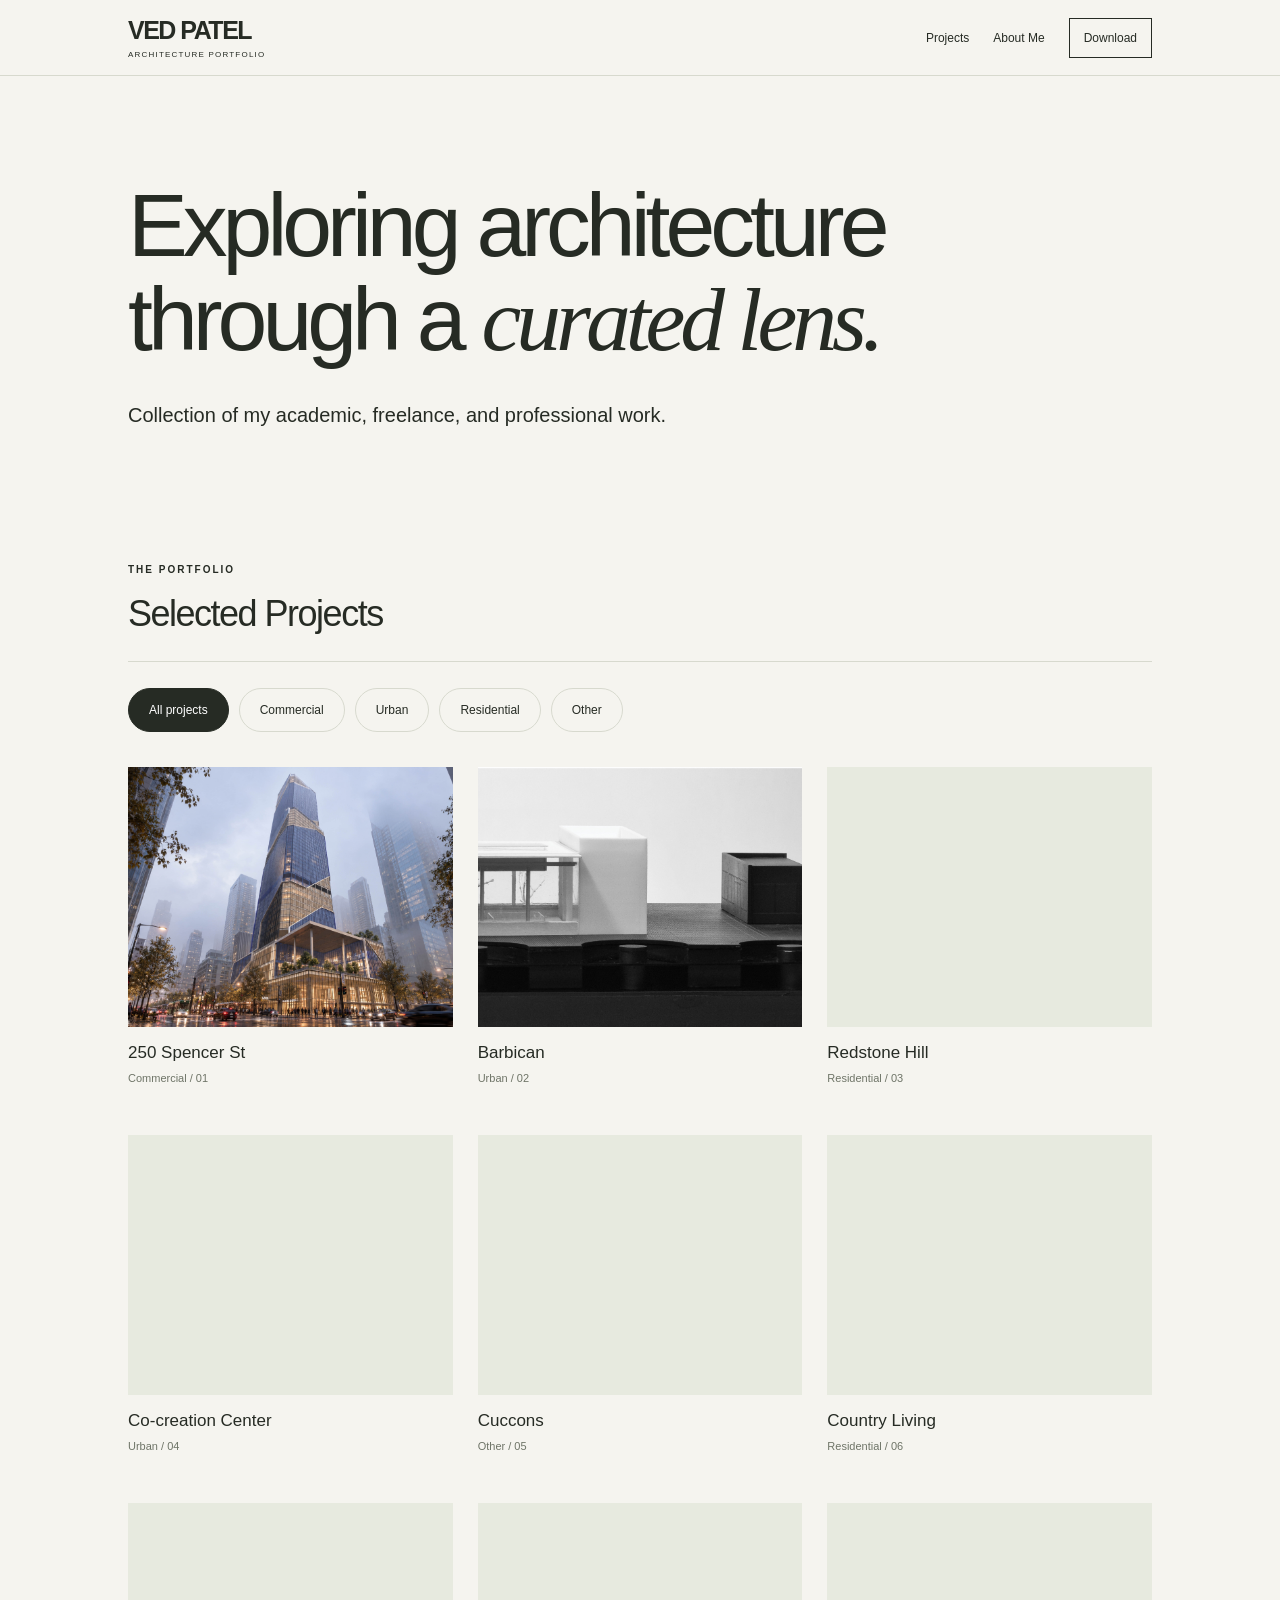
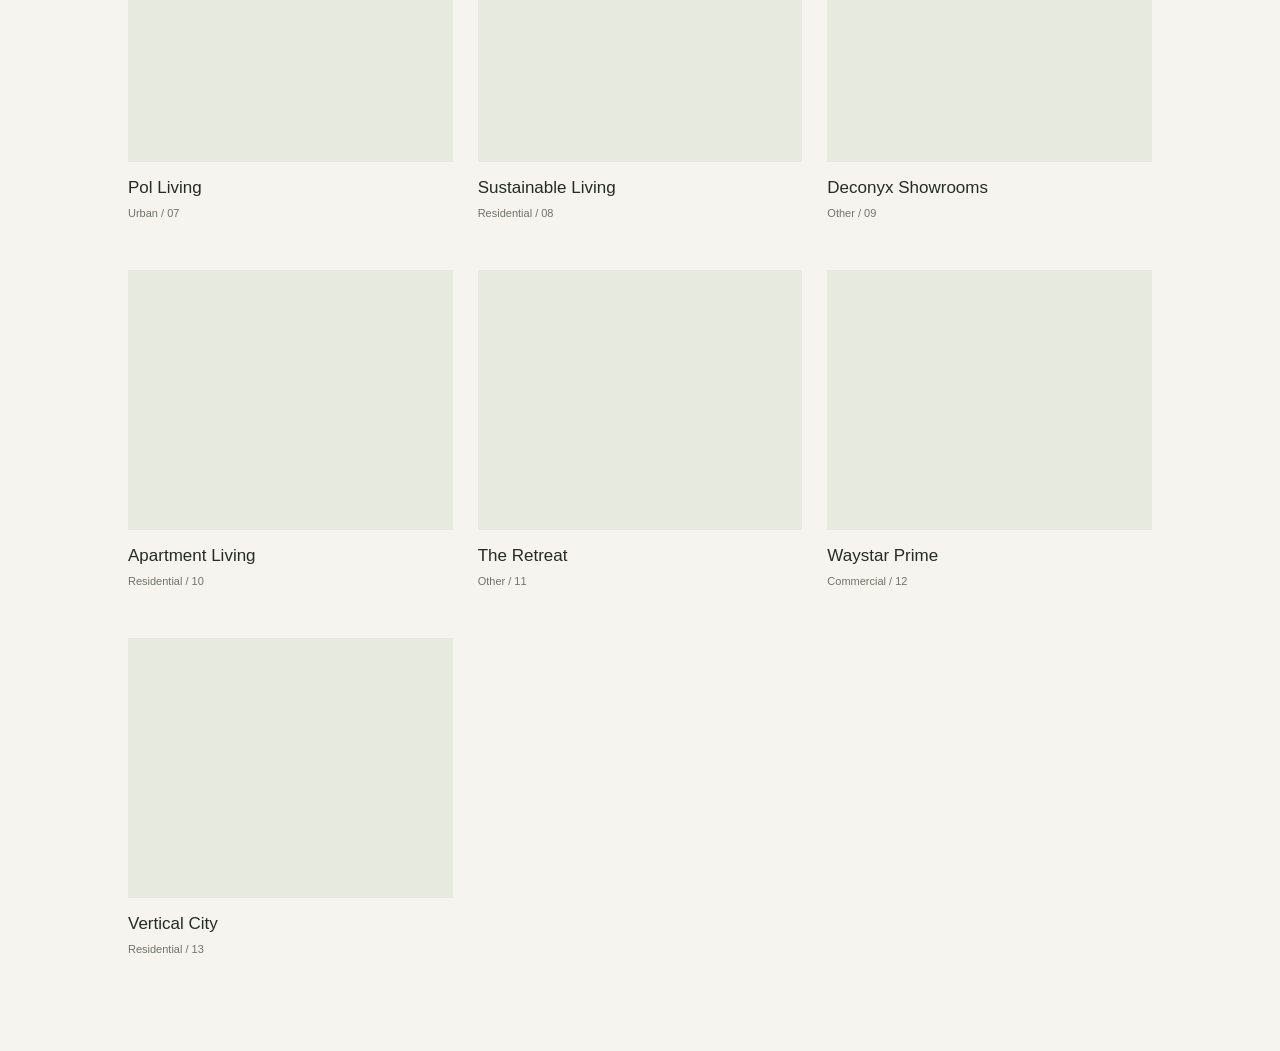
<file: index.html>
<!doctype html>
<html lang="en">
  <head>
    <meta charset="utf-8" />
    <meta name="viewport" content="width=device-width,initial-scale=1" />
    <meta
      name="description"
      content="A selection of architectural explorations in space, light and material."
    />
    <title>Ved Patel | Architecture Portfolio</title>
    <link rel="stylesheet" href="assets/css/style.css" />
  </head>
  <body>
    <a class="skip" href="#projects">Skip to projects</a>
    <header>
      <a class="brand" href="#home">VED PATEL<span > ARCHITECTURE PORTFOLIO</span></a
      ><button id="menu" aria-controls="navigation" aria-expanded="false">
        Menu +
      </button>
      <nav id="navigation" aria-label="Main navigation">
        <a href="#projects">Projects</a><a href="about.html">About Me</a
        ><details class="download-dropdown">
          <summary class="download">Download</summary>
          <div class="download-options">
            <a href="assets/downloads/Resume_Ved_Patel.pdf" download>Resume <span>PDF</span></a>
            <a href="assets/downloads/Portfolio_Ved_Patel.pdf" download>Portfolio <span>PDF</span></a>
          </div>
        </details>
      </nav>
    </header>
    <main id="home">
      <section class="intro">
        <h1>Exploring architecture <br/>through a <em>curated lens.</em></h1>
        <div class="intro-row">
          <p style="font-size: 20px;">
            Collection of my academic, freelance, and professional work.
          </p>
          </div>
      </section>
      <section id="projects" class="projects">
        <div class="section-heading">
          <div>
            <p class="eyebrow">THE PORTFOLIO</p>
            <h2>Selected Projects</h2>
          </div>
          </div>
        <div class="filters" role="group" aria-label="Filter projects"></div>
        <div id="project-grid" class="grid"></div>
      </section>
      </main>
    <script src="assets/js/projects.js"></script>
    <script src="assets/js/script.js"></script>
    <script src="assets/js/navigation.js"></script>
    <script src="assets/js/motion.js"></script>
    <script src="assets/js/downloads.js"></script>
  </body>
</html>
</file>
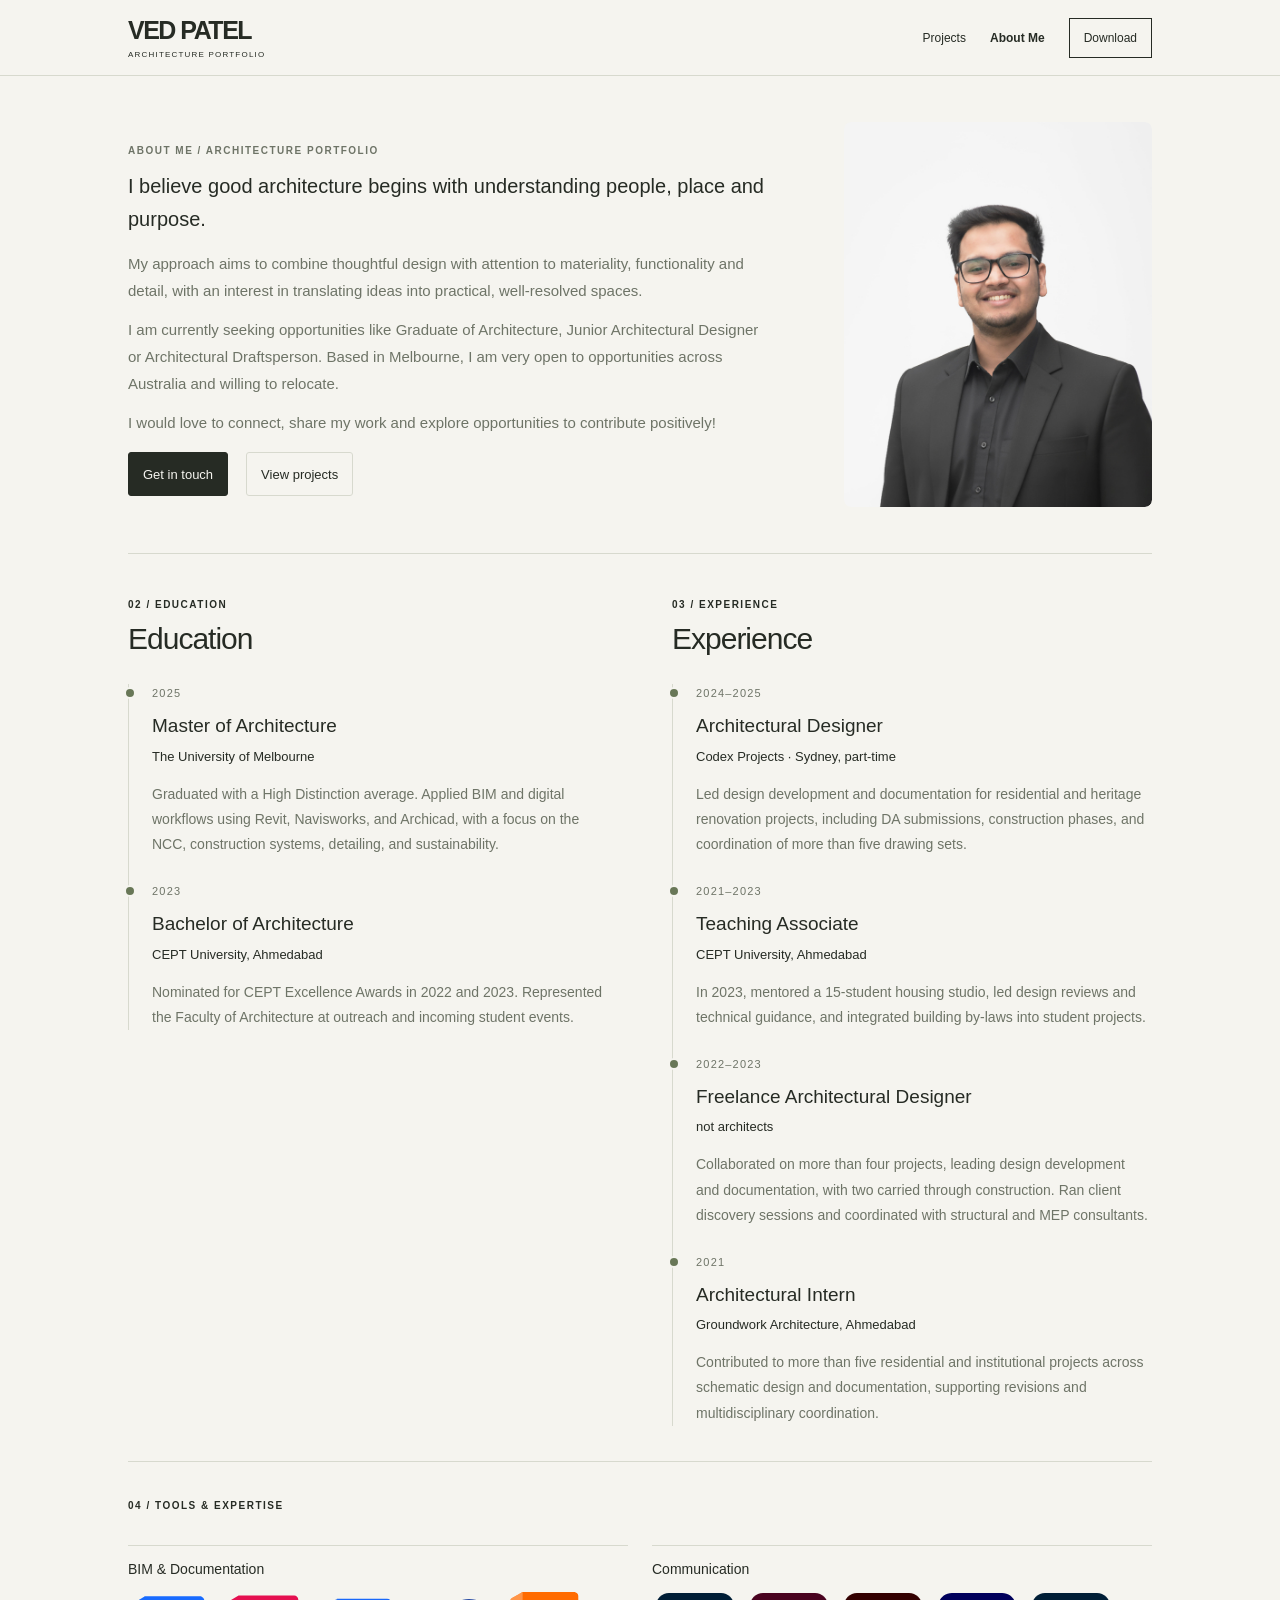
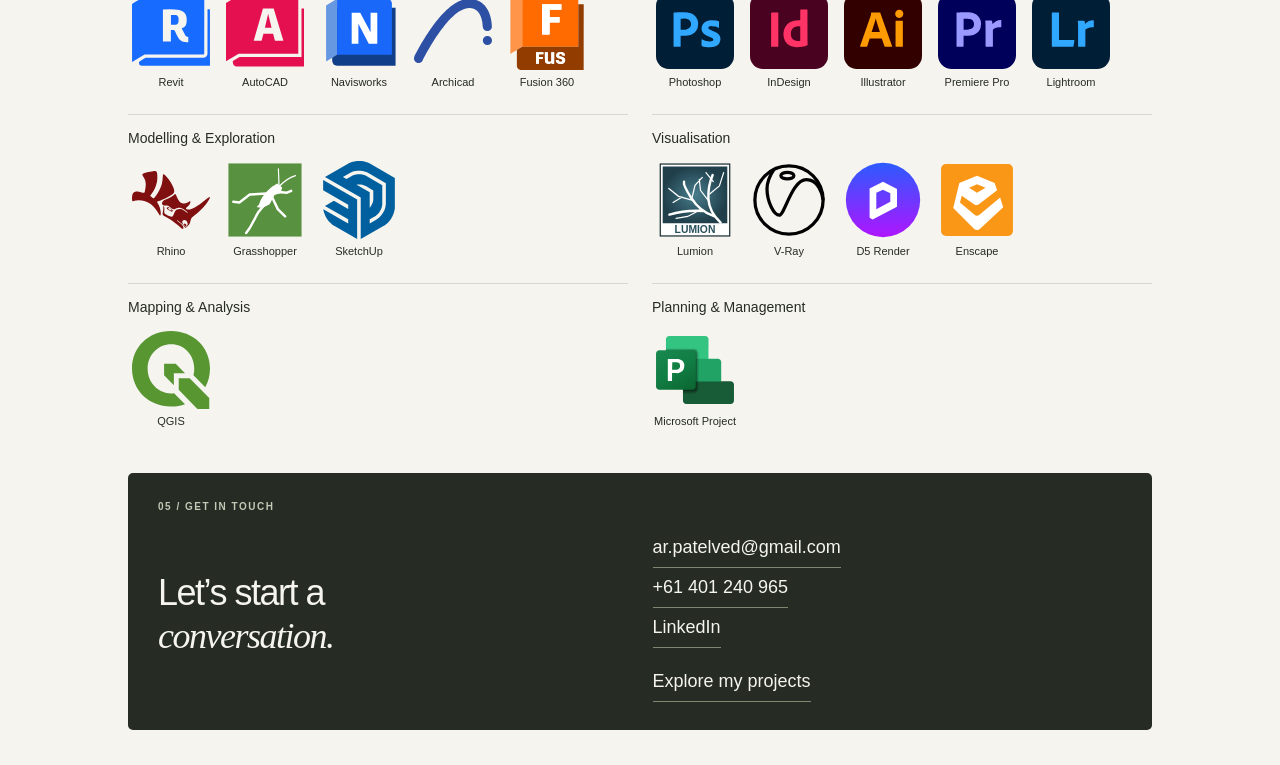
<file: about.html>
<!doctype html>
<html lang="en">
  <head>
    <meta charset="utf-8" />
    <meta name="viewport" content="width=device-width,initial-scale=1" />
    <meta
      name="description"
      content="Ved Patel — architecture graduate. Education, architectural experience, tools, and contact details."
    />
    <title>About Me | Ved Patel</title>
    <link rel="stylesheet" href="assets/css/style.css" />
    <link rel="stylesheet" href="assets/css/about.css" />
  </head>
  <body>
    <a class="skip" href="#about-content">Skip to about me</a>
    <header>
      <a class="brand" href="index.html"
        >VED PATEL<span>ARCHITECTURE PORTFOLIO</span></a
      ><button id="menu" aria-controls="navigation" aria-expanded="false">
        Menu +
      </button>
      <nav id="navigation" aria-label="Main navigation">
        <a href="index.html#projects">Projects</a
        ><a href="about.html" aria-current="page">About Me</a
        ><details class="download-dropdown">
          <summary class="download">Download</summary>
          <div class="download-options">
            <a href="assets/downloads/Resume_Ved_Patel.pdf" download>Resume <span>PDF</span></a>
            <a href="assets/downloads/Portfolio_Ved_Patel.pdf" download>Portfolio <span>PDF</span></a>
          </div>
        </details>
      </nav>
    </header>
    <main id="about-content" class="about-redesign">
      <section class="about-profile">
        <figure>
          <img
            src="assets/img/about/ved-patel.jpg"
            width="845"
            height="845"
            alt="Portrait of Ved Patel"
            fetchpriority="high"
          />
        </figure>
        <div>
          <p class="eyebrow">ABOUT ME / ARCHITECTURE PORTFOLIO</p>
          <p class="lead">
            I believe good architecture begins with understanding people, place and purpose.
          </p>
          <p>
            My approach aims to combine thoughtful design with attention to materiality, functionality and detail, with an interest in translating ideas into practical, well-resolved spaces.
          </p>
          <p>
            I am currently seeking opportunities like Graduate of Architecture, Junior Architectural Designer or Architectural Draftsperson. Based in Melbourne, I am very open to opportunities across Australia and willing to relocate.
          </p>
          <p>
            I would love to connect, share my work and explore opportunities to contribute positively!
          </p>
          <div class="profile-actions">
            <a class="about-action" href="#contact">Get in touch</a
            ><a class="about-action" href="index.html#projects"
              >View projects</a
            >
          </div>
        </div>
      </section>
      <div class="resume-columns">
        <section id="education" class="about-background resume-section">
          <div>
            <p class="eyebrow">02 / EDUCATION</p>
            <h2>Education</h2>
          </div>
          <div class="background-items">
            <article>
              <p class="resume-year">2025</p>
              <h3>Master of Architecture</h3>
              <p class="resume-place">The University of Melbourne</p>
              <p>
                Graduated with a High Distinction average. Applied BIM and
                digital workflows using Revit, Navisworks, and Archicad, with a
                focus on the NCC, construction systems, detailing, and
                sustainability.
              </p>
            </article>
            <article>
              <p class="resume-year">2023</p>
              <h3>Bachelor of Architecture</h3>
              <p class="resume-place">CEPT University, Ahmedabad</p>
              <p>
                Nominated for CEPT Excellence Awards in 2022 and 2023.
                Represented the Faculty of Architecture at outreach and incoming
                student events.
              </p>
            </article>
          </div>
        </section>
        <section
          id="experience"
          class="about-background resume-section experience-section"
        >
          <div>
            <p class="eyebrow">03 / EXPERIENCE</p>
            <h2>Experience</h2>
          </div>
          <div class="background-items">
            <article>
              <p class="resume-year">2024–2025</p>
              <h3>Architectural Designer</h3>
              <p class="resume-place">Codex Projects · Sydney, part-time</p>
              <p>
                Led design development and documentation for residential and
                heritage renovation projects, including DA submissions,
                construction phases, and coordination of more than five drawing
                sets.
              </p>
            </article>
            <article>
              <p class="resume-year">2021–2023</p>
              <h3>Teaching Associate</h3>
              <p class="resume-place">CEPT University, Ahmedabad</p>
              <p>
                In 2023, mentored a 15-student housing studio, led design
                reviews and technical guidance, and integrated building by-laws
                into student projects.
              </p>
            </article>
            <article>
              <p class="resume-year">2022–2023</p>
              <h3>Freelance Architectural Designer</h3>
              <p class="resume-place">not architects</p>
              <p>
                Collaborated on more than four projects, leading design
                development and documentation, with two carried through
                construction. Ran client discovery sessions and coordinated with
                structural and MEP consultants.
              </p>
            </article>
            <article>
              <p class="resume-year">2021</p>
              <h3>Architectural Intern</h3>
              <p class="resume-place">Groundwork Architecture, Ahmedabad</p>
              <p>
                Contributed to more than five residential and institutional
                projects across schematic design and documentation, supporting
                revisions and multidisciplinary coordination.
              </p>
            </article>
          </div>
        </section>
      </div>
      <section id="expertise" class="about-background resume-section">
        <div>
          <p class="eyebrow">04 / TOOLS &amp; EXPERTISE</p>
          </div>
        <div class="tool-groups categorized-tools">
          <div>
            <h3>BIM &amp; Documentation</h3>
            <ul class="tool-list">
              <li>
                <img
                  src="assets/icons/tools/revit.svg"
                  alt=""
                  width="28"
                  height="28"
                  loading="lazy"
                /><span>Revit</span>
              </li>
              <li>
                <img
                  src="assets/icons/tools/autocad.svg"
                  alt=""
                  width="28"
                  height="28"
                  loading="lazy"
                /><span>AutoCAD</span>
              </li>
              <li>
                <img
                  src="assets/icons/tools/navisworks.svg"
                  alt=""
                  width="28"
                  height="28"
                  loading="lazy"
                /><span>Navisworks</span>
              </li>
              <li>
                <img
                  src="assets/icons/tools/archicad.svg"
                  alt=""
                  width="28"
                  height="28"
                  loading="lazy"
                /><span>Archicad</span>
              </li>
              <li>
                <img
                  src="assets/icons/tools/fusion-360.svg"
                  alt=""
                  width="28"
                  height="28"
                  loading="lazy"
                /><span>Fusion 360</span>
              </li>
            </ul>
          </div>
          <div>
            <h3>Communication</h3>
            <ul class="tool-list">
              <li>
                <img
                  src="assets/icons/tools/photoshop.svg"
                  alt=""
                  width="28"
                  height="28"
                  loading="lazy"
                /><span>Photoshop</span>
              </li>
              <li>
                <img
                  src="assets/icons/tools/indesign.svg"
                  alt=""
                  width="28"
                  height="28"
                  loading="lazy"
                /><span>InDesign</span>
              </li>
              <li>
                <img
                  src="assets/icons/tools/illustrator.svg"
                  alt=""
                  width="28"
                  height="28"
                  loading="lazy"
                /><span>Illustrator</span>
              </li>
              <li>
                <img
                  src="assets/icons/tools/premiere.svg"
                  alt=""
                  width="28"
                  height="28"
                  loading="lazy"
                /><span>Premiere Pro</span>
              </li>
              <li>
                <img
                  src="assets/icons/tools/lightroom.svg"
                  alt=""
                  width="28"
                  height="28"
                  loading="lazy"
                /><span>Lightroom</span>
              </li>
            </ul>
          </div>
          <div>
            <h3>Modelling &amp; Exploration</h3>
            <ul class="tool-list">
              <li>
                <img
                  src="assets/icons/tools/rhinoceros-3d.svg"
                  alt=""
                  width="28"
                  height="28"
                  loading="lazy"
                /><span>Rhino</span>
              </li>
              <li>
                <img
                  src="assets/icons/tools/grasshopper-3d.svg"
                  alt=""
                  width="28"
                  height="28"
                  loading="lazy"
                /><span>Grasshopper</span>
              </li>
              <li>
                <img
                  src="assets/icons/tools/sketchup.svg"
                  alt=""
                  width="28"
                  height="28"
                  loading="lazy"
                /><span>SketchUp</span>
              </li>
            </ul>
          </div>
          <div>
            <h3>Visualisation</h3>
            <ul class="tool-list">
              <li>
                <img
                  src="assets/icons/tools/lumion-3d.svg"
                  alt=""
                  width="28"
                  height="28"
                  loading="lazy"
                /><span>Lumion</span>
              </li>
              <li>
                <img
                  src="assets/icons/tools/vray.svg"
                  alt=""
                  width="28"
                  height="28"
                  loading="lazy"
                /><span>V-Ray</span>
              </li>
              <li>
                <img
                  src="assets/icons/tools/d5-render.svg"
                  alt=""
                  width="28"
                  height="28"
                  loading="lazy"
                /><span>D5 Render</span>
              </li>
              <li>
                <img
                  src="assets/icons/tools/enscape-chaos.svg"
                  alt=""
                  width="28"
                  height="28"
                  loading="lazy"
                /><span>Enscape</span>
              </li>
            </ul>
          </div>
          
          <div>
            <h3>Mapping &amp; Analysis</h3>
            <ul class="tool-list">
              <li>
                <img
                  src="assets/icons/tools/qgis.svg"
                  alt=""
                  width="48"
                  height="48"
                  loading="lazy"
                /><span>QGIS</span>
              </li>
            </ul>
          </div>
          <div>
            <h3>Planning &amp; Management</h3>
            <ul class="tool-list">
              <li>
                <img
                  src="assets/icons/tools/microsoft-project.svg"
                  alt=""
                  width="56"
                  height="56"
                  loading="lazy"
                /><span>Microsoft Project</span>
              </li>
            </ul>
          </div>
        </div>
      </section>
      <section id="contact" class="contact">
        <p class="eyebrow">05 / GET IN TOUCH</p>
        <h2>Let’s start a<br /><em>conversation.</em></h2>
        <div class="contact-links">
          <a style="font-size: 18px;" class="about-action" href="mailto:ar.patelved@gmail.com"
            >ar.patelved@gmail.com</a
          ><a style="font-size: 18px;" class="about-action" href="tel:+61401240965">+61 401 240 965</a
          ><a style="font-size: 18px;" class="about-action" href="https://www.linkedin.com/in/vedhpatel/"
            >LinkedIn</a
          >
        </div>
        <a style="font-size: 18px;" class="about-action" href="index.html#projects"
          >Explore my projects</a
        >
      </section>
    </main>
    <script src="assets/js/navigation.js"></script>
    <script src="assets/js/motion.js"></script>
    <script src="assets/js/downloads.js"></script>
  </body>
</html>
</file>
<file: assets/css/style.css>
:root {--bg:#f5f4ef;--ink:#262b24;--muted:#6e7467;--line:#d7d9ce;--green:#e7eadf}
* {box-sizing:border-box}
html {scroll-behavior:smooth;scroll-padding-top:24px}
body {margin:0;background:var(--bg);color:var(--ink);font-family:Arial,Helvetica,sans-serif}
a {color:inherit;text-decoration:none}
button {font:inherit;cursor:pointer;color:inherit}
a:focus-visible, button:focus-visible {outline:2px solid #697e4a;outline-offset:5px}
.skip {position:absolute;top:-80px}
.skip:focus {top:8px;left:8px;z-index:10;background:white;padding:15px}
header {display:flex;align-items:center;justify-content:space-between;padding:28px 5%;border-bottom:1px solid var(--line)}
.brand {font-size:32px;letter-spacing:-2px;font-weight:800}
.brand span {display:block;font-size:9px;letter-spacing:1.6px;margin-top:7px;font-weight:400}
nav {display:flex;align-items:center;gap:32px;font-size:13px}
nav a {display:inline-flex;align-items:center;min-height:44px}
nav a:hover {color:#64734c}
.download {border:1px solid var(--ink);padding:0 18px;gap:22px}
.download:hover {background:var(--ink);color:var(--bg)}
#menu {display:none}
.intro {padding:70px 5% 38px}
.eyebrow {font-size:10px;letter-spacing:2px;font-weight:600}
h1 {font-size:clamp(48px,7vw,108px);font-weight:400;letter-spacing:-5px;line-height:1.05;margin:32px 0}
em {font-family:Georgia,serif;font-weight:400}
.intro-row {display:flex;justify-content:space-between;align-items:end;font-size:13px;line-height:1.6}
.intro-row p {margin:0}
.intro-row a {display:flex;gap:40px;align-items:center}
.intro-row span {font-size:28px}
.projects {padding:85px 5%}
.section-heading {display:flex;justify-content:space-between;align-items:end;border-bottom:1px solid var(--line);padding-bottom:26px}
.section-heading h2 {font-size:36px;letter-spacing:-1.5px;font-weight:400;margin:18px 0 0}
.section-heading sup {font-size:12px;color:var(--muted);letter-spacing:0;margin-left:5px}
.section-heading>p {font-size:12px;line-height:1.6;color:var(--muted)}
.filters {display:flex;gap:10px;flex-wrap:wrap;margin:26px 0 35px}
.filters button {background:none;border:1px solid var(--line);padding:12px 20px;border-radius:30px;font-size:12px;min-height:44px}
.filters .active {background:var(--ink);color:white;border-color:var(--ink)}
.grid {display:grid;grid-template-columns:repeat(3,minmax(0,1fr));gap:40px 25px}
.card {background:none;border:0;padding:0;text-align:left;min-width:0}
.card-image {display:block;aspect-ratio:1.25;overflow:hidden;background:var(--green)}
.card img {width:100%;height:100%;object-fit:cover;transition:transform .5s}
.card:hover img {transform:scale(1.035)}
.card-heading {display:flex;justify-content:space-between;gap:15px;align-items:center;margin-top:16px}
.card h3 {font-weight:400;font-size:17px;margin:0}
.card p {font-size:11px;color:var(--muted);margin-top:9px}
.contact {padding:85px 5%}
.contact h2 {font-size:clamp(45px,6.5vw,90px);font-weight:400;line-height:1.1;letter-spacing:-4px;margin:30px 0}
.contact>p:not(.eyebrow) {font-size:13px;color:var(--muted)}
footer {margin:0 5%;border-top:1px solid var(--line);display:flex;justify-content:space-between;align-items:center;padding:28px 0;font-size:11px;color:var(--muted)}
footer .brand {font-size:25px;color:var(--ink)}
@media(min-width:1700px) {
  body {max-width:1850px;margin:auto}
}
@media(max-width:1050px) {
  .grid {grid-template-columns:repeat(2,minmax(0,1fr))}
  nav {gap:23px}
  h1 {letter-spacing:-3px}
}
@media(max-width:650px) {
  header {padding:23px 6%}
  .brand {font-size:28px}
  #menu {display:block;background:none;border:0;min-height:44px;padding:10px;font-size:13px}
  nav {display:none;position:absolute;top:97px;left:0;right:0;background:var(--bg);z-index:5;padding:20px 6%;border-bottom:1px solid var(--line)}
  nav.open {display:flex;flex-direction:column;align-items:stretch;gap:15px}
  nav a {justify-content:space-between}
  .intro {padding:45px 6% 30px}
  h1 {font-size:47px;letter-spacing:-2.8px;margin:28px 0}
  .eyebrow {font-size:9px;letter-spacing:1.5px}
  .intro-row {font-size:11px;align-items:start;gap:18px}
  .intro-row a {gap:12px}
  .projects {padding:55px 6%}
  .section-heading h2 {font-size:28px;letter-spacing:-1px}
  .section-heading>p {font-size:10px;max-width:100px}
  .filters {gap:7px}
  .filters button {font-size:11px;padding:11px 13px}
  .grid {grid-template-columns:1fr;gap:32px}
  .contact {padding:55px 6%}
  .contact h2 {font-size:46px;letter-spacing:-2px}
  footer {margin:0 6%;flex-wrap:wrap;gap:22px}
  footer span {order:3;width:100%}
}
@media(prefers-reduced-motion:reduce) {
  html {scroll-behavior:auto}
  .card img {transition:none}
}
.card {display:block}
.project-page {padding:55px 5% 80px}
.project-back {display:inline-flex;align-items:center;min-height:44px;font-size:13px;margin-bottom:30px}
.project-page h1 {font-size:clamp(40px,6vw,88px);letter-spacing:-3px}
.project-description {max-width:600px;color:var(--muted);font-size:14px;line-height:1.8;margin-bottom:40px}
.project-images {display:grid;gap:25px}
.project-images img {display:block;width:100%;height:auto;background:var(--green)}
.project-pagination {display:flex;justify-content:space-between;gap:25px;border-top:1px solid var(--line);margin-top:45px;padding-top:25px;font-size:14px}
.project-pagination a {min-height:44px;display:inline-flex;align-items:center}
@media(max-width:650px) {
  .project-page {padding:30px 6% 50px}
  .project-page h1 {letter-spacing:-2px}
  .project-images {gap:15px}
  .project-pagination {font-size:12px}
}
@media (prefers-reduced-motion: no-preference) {
  main {animation:page-arrive 450ms ease-out both}
  .reveal {opacity:0;transform:translateY(16px);transition:opacity 650ms ease-out,transform 650ms cubic-bezier(.22,1,.36,1)}
  .reveal.is-visible {opacity:1;transform:none}
  .card img {transition:transform 800ms cubic-bezier(.22,1,.36,1)}
  .card-heading>span {transition:transform 450ms cubic-bezier(.22,1,.36,1)}
  #navigation>a:not(.download) {background-image:linear-gradient(currentColor,currentColor);background-repeat:no-repeat;background-position:0 calc(100% - 6px);background-size:0 1px;transition:background-size 300ms ease,color 300ms ease}
  #navigation>a:not(.download):hover, #navigation>a:not(.download):focus-visible {background-size:100% 1px}
  .download, .filters button {transition:color 250ms ease,background-color 250ms ease,border-color 250ms ease}
  .card:focus-visible .card-heading>span {transform:translate(3px,-3px)}
}
@media(hover:hover) and (pointer:fine) and (prefers-reduced-motion:no-preference) {
  .card:hover img {transform:scale(1.025)}
  .card:hover .card-heading>span {transform:translate(3px,-3px)}
}
@keyframes page-arrive {from{opacity:0}to{opacity:1}}
@media(prefers-reduced-motion:reduce) {
  .reveal {opacity:1;transform:none;transition:none}
  .card:hover img {transform:none}
}
.related-projects {margin-top:70px;padding-top:38px;border-top:1px solid var(--line)}
.related-heading {display:flex;align-items:end;justify-content:space-between;gap:20px;margin-bottom:28px}
.related-heading h2 {font-size:clamp(26px,3vw,42px);font-weight:400;letter-spacing:-1px;margin:15px 0 0}
.related-controls {display:flex;gap:9px;flex-shrink:0}
.related-controls button {width:46px;height:46px;border:1px solid var(--line);border-radius:50%;background:transparent;font-size:20px}
.related-controls button:hover:not(:disabled) {background:var(--ink);color:var(--bg)}
.related-controls button:disabled {opacity:.3;cursor:default}
.related-track {display:flex;gap:24px;overflow-x:auto;scroll-snap-type:x mandatory;scroll-padding-inline:2px;overscroll-behavior-x:contain;padding:5px 2px 12px;scrollbar-width:none;-ms-overflow-style:none}
.related-track::-webkit-scrollbar {display:none}
.related-dots {display:flex;justify-content:center;gap:0;margin-top:8px}
.related-dots button {display:grid;place-items:center;width:44px;height:44px;padding:0;border:0;background:transparent;border-radius:50%}
.related-dots button::before {content:'';display:block;width:7px;height:7px;border-radius:50%;background:var(--line)}
.related-dots button.active::before {background:var(--ink);width:9px;height:9px}
.related-dots button:hover::before {background:var(--muted)}
@media(prefers-reduced-motion:no-preference) {
  .related-dots button::before {transition:background-color 250ms ease,width 250ms ease,height 250ms ease}
}
.related-card {flex:0 0 calc((100% - 48px)/3);scroll-snap-align:start}
.related-track:focus-visible {outline:2px solid #697e4a;outline-offset:5px}
@media(max-width:1050px) {
  .related-card {flex-basis:calc((100% - 24px)/2)}
}
@media(max-width:650px) {
  .related-projects {margin-top:45px;padding-top:25px}
  .related-heading {align-items:center;gap:12px}
  .related-heading h2 {font-size:26px}
  .related-controls {gap:6px}
  .related-controls button {width:44px;height:44px}
  .related-track {gap:16px}
  .related-card {flex-basis:84%}
}
.related-track {padding:25px 0 18px;scroll-padding-inline:0;align-items:start}
.related-track .related-card {flex-basis:36%;scroll-snap-align:center}
.related-card .card-image {transform:scale(1);filter:none;opacity:1;transform-origin:center}
.related-card.is-side .card-image {transform:scale(.88);filter:blur(3px);opacity:.5}
.related-card .card-heading, .related-card>p {opacity:.45;transform:scale(.94);transform-origin:center}
.related-card.is-centered .card-image, .related-card:focus-visible .card-image {transform:scale(1);filter:blur(0);opacity:1}
.related-card.is-centered .card-heading, .related-card.is-centered>p, .related-card:focus-visible .card-heading, .related-card:focus-visible>p {opacity:1;transform:none}
@media(prefers-reduced-motion:no-preference) {
  .related-card .card-image {transition:transform 650ms cubic-bezier(.22,1,.36,1),filter 650ms ease,opacity 650ms ease}
  .related-card .card-heading, .related-card>p {transition:opacity 500ms ease,transform 500ms ease}
}
@media(max-width:650px) {
  .related-track .related-card {flex-basis:56%}
  .related-card.is-side .card-image {filter:blur(2px)}
  .related-card.is-centered .card-image, .related-card:focus-visible .card-image {filter:none}
}
.related-track .related-card.is-centered .card-image {filter:none;opacity:1;transform:scale(1);transition:transform 650ms cubic-bezier(.22,1,.36,1),opacity 300ms ease}
.related-track .related-card.is-centered img {filter:none}
.related-track {width:calc(100% + 11.111111%);margin-inline:-5.555555%}
.related-track .related-card {flex-basis:clamp(210px,26vw,380px)}
@media(max-width:650px) {
  .related-track {width:calc(100% + 13.636364%);margin-inline:-6.818182%}
  .related-track .related-card {flex-basis:clamp(160px,56vw,300px)}
}
:root {--page-gutter:clamp(56px,10vw,180px)}
header, .intro, .projects, .contact, .project-page {padding-inline:var(--page-gutter)}
footer {margin-inline:var(--page-gutter)}
.related-track {width:100%;margin-inline:0}
@media(max-width:650px) {
  :root {--page-gutter:24px}
  header, .intro, .projects, .contact, .project-page {padding-inline:var(--page-gutter)}
  footer {margin-inline:var(--page-gutter)}
  #navigation {padding-inline:var(--page-gutter)}
  .related-track {width:100%;margin-inline:0}
}
header {position:static;padding-block:16px;gap:20px}
header .brand {font-size:25px;letter-spacing:-1.5px}
header .brand span {font-size:8px;letter-spacing:1.2px;margin-top:5px}
#navigation {gap:24px;font-size:12px}
#navigation>a {min-height:40px}
#navigation .download {padding-inline:14px;gap:0}
@media(max-width:650px) {
  header {flex-wrap:wrap;padding-block:12px}
  #menu {min-height:40px}
  #navigation {position:static;flex-basis:100%;padding:12px 0 6px;border:0;gap:10px}
  #navigation>a {min-height:44px}
}
header {position:sticky;top:0;z-index:100;background:var(--bg)}
html {scroll-padding-top:100px}
@media(max-width:650px) {
  html {scroll-padding-top:90px}
}
.related-viewport {position:relative;isolation:isolate}
.related-viewport::before, .related-viewport::after {content:'';position:absolute;top:0;bottom:0;width:30%;z-index:2;pointer-events:none;background:rgba(245,244,239,.32);-webkit-backdrop-filter:blur(6px);backdrop-filter:blur(6px)}
.related-viewport::before {left:0;-webkit-mask-image:linear-gradient(to right,#000,transparent);mask-image:linear-gradient(to right,#000,transparent)}
.related-viewport::after {right:0;-webkit-mask-image:linear-gradient(to left,#000,transparent);mask-image:linear-gradient(to left,#000,transparent)}
.related-track .related-card.is-side .card-image {filter:none;opacity:1}
.related-track .related-card.is-side .card-heading, .related-track .related-card.is-side>p {opacity:.8}
.related-viewport:focus-within::before, .related-viewport:focus-within::after {pointer-events:none}
@media(max-width:650px) {
  .related-viewport::before, .related-viewport::after {width:22%;-webkit-backdrop-filter:blur(4px);backdrop-filter:blur(4px)}
}
.related-track .related-card.is-side .card-image {filter:blur(3px);opacity:.7}
.related-track .related-card.is-centered .card-image, .related-track .related-card:focus-visible .card-image {filter:none;opacity:1}
@media(max-width:650px) {
  .related-track .related-card.is-side .card-image {filter:blur(2px)}
  .related-track .related-card.is-centered .card-image, .related-track .related-card:focus-visible .card-image {filter:none}
}
.image-navigator {position:sticky;top:72px;z-index:10;background:var(--bg);border-block:1px solid var(--line);padding:10px 0 8px;margin-bottom:24px}
.image-nav-heading {display:flex;justify-content:space-between;font-size:10px;letter-spacing:1px;margin-bottom:8px;color:var(--muted)}
.image-thumbnails {display:flex;gap:8px;overflow-x:auto;padding:3px 2px 7px;scrollbar-width:thin}
.image-thumbnails a {position:relative;flex:0 0 62px;height:45px;opacity:.55;border:2px solid transparent;border-radius:3px;overflow:hidden}
.image-thumbnails img {display:block;width:100%;height:100%;object-fit:cover}
.image-thumbnails a>span {position:absolute;bottom:0;right:0;padding:2px 4px;background:#20251dcc;color:white;font-size:8px}
.image-thumbnails a[aria-current=true], .image-thumbnails a:hover, .image-thumbnails a:focus-visible {opacity:1;border-color:var(--ink)}
.project-images img {scroll-margin-top:195px}
@media(max-width:650px) {
  .image-navigator {top:66px;margin-bottom:16px}
  .image-thumbnails a {flex-basis:56px;height:44px}
  .project-images img {scroll-margin-top:185px}
}
@media(prefers-reduced-motion:no-preference) {
  .image-thumbnails a {transition:opacity 200ms ease,border-color 200ms ease}
}
.project-gallery-layout {display:grid;grid-template-columns:minmax(0,1fr) 80px;gap:24px;align-items:start}
.project-gallery-layout .project-images {min-width:0}
.image-navigator {top:90px;width:80px;margin:0;padding:10px 6px;border:1px solid var(--line);border-radius:5px;max-height:calc(100dvh - 115px)}
.image-nav-heading {flex-direction:column;align-items:center;gap:5px;font-size:9px;letter-spacing:0;text-align:center;margin-bottom:8px}
.image-thumbnails {flex-direction:column;overflow-x:hidden;overflow-y:auto;max-height:calc(100dvh - 185px);padding:3px;gap:7px}
.image-thumbnails a {flex:0 0 46px;width:100%;height:46px;min-height:46px}
.project-images img {scroll-margin-top:100px}
@media(max-width:650px) {
  .project-gallery-layout {grid-template-columns:minmax(0,1fr) 48px;gap:10px}
  .image-navigator {top:80px;width:48px;padding:7px 3px;max-height:calc(100dvh - 100px)}
  .image-nav-heading {font-size:8px}
  .image-nav-heading>span:first-child {font-size:0}
  .image-nav-heading>span:first-child::after {content:'Images';font-size:8px}
  .image-thumbnails {padding:2px;max-height:calc(100dvh - 163px);gap:6px}
  .image-thumbnails a {flex-basis:44px;min-height:44px;height:44px}
  .project-images img {scroll-margin-top:90px}
}
.project-gallery-layout .image-navigator {position:static;max-height:none;align-self:start}
.project-gallery-layout .image-thumbnails {overflow:visible;max-height:none;padding-bottom:3px;scrollbar-width:none}
.project-gallery-layout .image-navigator {position:sticky;top:90px;align-self:start;max-height:none}
.project-gallery-layout .image-thumbnails {overflow:visible;max-height:none}
@media(max-width:650px) {
  .project-gallery-layout .image-navigator {top:80px}
}
.project-gallery-layout {grid-template-columns:minmax(0,1fr) auto}
.project-gallery-layout .image-thumbnails {display:grid;grid-template-columns:1fr;gap:7px}
.project-gallery-layout .image-navigator.two-columns {width:148px}
.project-gallery-layout .image-navigator.two-columns .image-thumbnails {grid-template-columns:repeat(2,minmax(0,1fr))}
@media(max-width:650px) {
  .project-gallery-layout .image-navigator.two-columns {width:90px}
  .project-gallery-layout .image-thumbnails {gap:6px}
}
@media(max-width:650px) {
  .project-gallery-layout {grid-template-columns:minmax(0,1fr)}
  .project-gallery-layout .image-navigator {display:none}
}
.project-introduction {display:grid;grid-template-columns:minmax(0,.8fr) minmax(0,1.2fr);gap:clamp(28px,5vw,80px);align-items:center;margin-bottom:55px}
.project-introduction-text {min-width:0}
.project-introduction h1 {font-size:clamp(36px,4.4vw,68px);line-height:1.1;margin:24px 0 30px;overflow-wrap:anywhere}
.project-cover {display:block;width:100%;height:auto;scroll-margin-top:100px}
.project-metadata {margin:0 0 24px;padding-top:20px;border-top:1px solid var(--line)}
.project-metadata dt {font-size:10px;letter-spacing:1.5px;text-transform:uppercase;color:var(--muted);margin-bottom:9px}
.project-metadata dd {font-size:14px;margin:0;line-height:1.6}
.project-introduction .project-description {margin-bottom:0}
@media(max-width:650px) {
  .project-introduction {grid-template-columns:minmax(0,1fr);gap:25px;margin-bottom:25px}
  .project-introduction h1 {font-size:40px;margin:20px 0 25px}
  .project-cover {scroll-margin-top:90px}
}
.about-profile, .about-background {padding:55px var(--page-gutter) 75px;display:grid;grid-template-columns:minmax(0,1fr) minmax(0,1fr);gap:clamp(30px,6vw,90px);align-items:center}
.about-profile figure {margin:0}
.about-profile img {display:block;width:100%;height:auto}
.about-profile figcaption {font-size:10px;color:var(--muted);margin-top:12px}
.about-profile h2, .about-background h2 {font-size:clamp(28px,3.4vw,46px);font-weight:400;letter-spacing:-1.5px;margin:20px 0}
.about-profile p {font-size:14px;line-height:1.8;color:var(--muted)}
.about-profile .lead {font-size:20px;color:var(--ink)}
.about-profile .eyebrow {font-size:10px}
.about-profile .note {font-size:11px}
.about-background {align-items:start;padding-top:70px}
.background-items>div {border-bottom:1px solid var(--line);padding:5px 0 20px;margin-bottom:20px}
.background-items h3 {font-size:15px;font-weight:400}
.background-items p {font-size:13px;line-height:1.7;color:var(--muted)}
.about-action {display:inline-flex;align-items:center;min-height:44px;border-bottom:1px solid var(--ink);font-size:14px;margin:10px 24px 0 0}
#navigation a[aria-current=page] {font-weight:700}
@media(max-width:650px) {
  .about-profile, .about-background {grid-template-columns:minmax(0,1fr);gap:30px;padding-block:30px 45px}
  .about-profile .lead {font-size:18px}
}
.about-profile figure {max-width:480px}
.about-profile img {aspect-ratio:1;object-fit:cover}
.resume-section {border-top:1px solid var(--line);padding-block:60px}
.background-items>article {padding:0 0 26px;margin-bottom:28px;border-bottom:1px solid var(--line)}
.background-items>article:last-child {margin-bottom:0;border-bottom:0}
.background-items .resume-year {font-size:11px;letter-spacing:1px;color:var(--muted);margin:0 0 12px}
.background-items article h3 {font-size:21px;margin:0 0 8px;font-weight:400}
.background-items .resume-place {font-size:13px;color:var(--ink);margin:0 0 15px}
.tool-groups {display:grid;grid-template-columns:repeat(2,minmax(0,1fr));gap:26px}
.tool-groups h3 {font-size:14px;font-weight:400;margin:0 0 12px}
.tool-groups p {font-size:13px;line-height:1.9;color:var(--muted);margin:0}
.contact-links {display:flex;flex-wrap:wrap;gap:0 14px}
.contact-links a {overflow-wrap:anywhere}
@media(max-width:650px) {
  .resume-section {padding-block:35px}
  .tool-groups {grid-template-columns:1fr;gap:25px}
  .background-items article h3 {font-size:19px}
  .contact-links {display:block}
}
.about-profile figure {overflow:hidden}
.about-profile figure img {display:block}
@media(prefers-reduced-motion:no-preference) {
  .about-profile>div>.reveal, .tool-groups>.reveal {transition-delay:var(--reveal-delay,0ms)}
  .about-profile figure.reveal {transform:translateY(24px);transition-duration:900ms}
  .about-profile figure.reveal.is-visible {transform:none}
  .about-profile figure.reveal img {transform:scale(1.045);transition:transform 1400ms cubic-bezier(.22,1,.36,1)}
  .about-profile figure.reveal.is-visible img {transform:scale(1)}
  .resume-section .background-items>article {transition-duration:750ms}
  .tool-groups>div {position:relative;padding:18px;border:1px solid var(--line);transition:opacity 650ms ease-out,transform 650ms cubic-bezier(.22,1,.36,1),background-color 300ms ease,border-color 300ms ease;transition-delay:var(--reveal-delay,0ms)}
  .about-action {background-image:linear-gradient(currentColor,currentColor);background-repeat:no-repeat;background-size:0 1px;background-position:left bottom;transition:background-size 400ms ease,color 300ms ease}
  .about-action:hover, .about-action:focus-visible {background-size:100% 1px;color:#64734c}
}
@media(hover:hover) and (pointer:fine) and (prefers-reduced-motion:no-preference) {
  .tool-groups>div.is-visible:hover {transform:translateY(-4px);background:var(--green);border-color:#a9b29b;transition-delay:0ms}
}
#about-content .about-profile {grid-template-columns:minmax(0,.85fr) minmax(0,1.15fr);gap:clamp(32px,6vw,90px);padding-block:70px 80px;align-items:center}
#about-content .about-profile figure {width:100%;max-width:420px;margin:0}
#about-content .about-profile figure img {aspect-ratio:4/5;object-fit:cover;object-position:center;border-radius:2px}
#about-content .about-profile h1 {font-size:clamp(32px,3.8vw,60px);line-height:1.12;letter-spacing:-2.3px;margin:24px 0 28px;font-weight:400}
#about-content .about-profile>div {max-width:600px}
#about-content .about-profile .lead {font-size:clamp(17px,1.5vw,21px);line-height:1.7;margin:0 0 20px}
#about-content .about-profile p:not(.lead):not(.eyebrow) {font-size:14px;line-height:1.85;margin:0 0 16px}
#about-content .resume-section {grid-template-columns:minmax(0,.7fr) minmax(0,1.3fr);gap:clamp(32px,6vw,90px);padding-block:65px;align-items:start}
#about-content .resume-section h2 {font-size:clamp(28px,3vw,42px);line-height:1.2;letter-spacing:-1.5px;margin:20px 0 0}
#about-content .background-items {border-left:1px solid var(--line);padding-left:28px}
#about-content .background-items>article {position:relative;margin:0;padding:0 0 32px;border:0}
#about-content .background-items>article:last-child {padding-bottom:0}
#about-content .background-items>article::before {content:'';position:absolute;left:-33px;top:3px;width:8px;height:8px;background:var(--accent,#687757);border:2px solid var(--bg);border-radius:50%;box-sizing:content-box}
#about-content .background-items .resume-year {font-size:10px;letter-spacing:1.2px;margin:0 0 12px}
#about-content .background-items h3 {font-size:clamp(18px,1.8vw,23px);line-height:1.35;margin:0 0 8px}
#about-content .background-items .resume-place {font-size:12px;line-height:1.7;margin:0 0 12px}
#about-content .background-items article>p:last-child {font-size:13px;line-height:1.85;max-width:590px;margin-bottom:0}
#about-content .tool-groups {gap:16px;align-items:stretch}
#about-content .tool-groups>div {padding:22px;border:1px solid var(--line);background:#eeeee7;min-width:0}
#about-content .tool-groups h3 {font-size:13px;line-height:1.5;margin:0 0 12px}
#about-content .tool-groups p {font-size:12px;line-height:1.9}
#about-content>.contact {margin:15px var(--page-gutter) 65px;padding:40px clamp(24px,4vw,60px);background:var(--green);border:1px solid var(--line)}
#about-content>.contact h2 {font-size:clamp(34px,4.5vw,64px);letter-spacing:-2px;margin:24px 0}
#about-content .contact-links {gap:0 24px}
#about-content .contact-links .about-action {font-size:13px;margin-right:0}
@media(min-width:1051px) {
  #about-content .resume-section>div:first-child {position:sticky;top:115px}
}
@media(min-width:651px) and (max-width:900px) {
  #about-content .about-profile {gap:30px;grid-template-columns:minmax(0,.8fr) minmax(0,1.2fr)}
  #about-content .resume-section {grid-template-columns:minmax(0,.65fr) minmax(0,1.35fr);gap:30px}
  #about-content .tool-groups {grid-template-columns:1fr}
}
@media(max-width:650px) {
  #about-content .about-profile {grid-template-columns:1fr;padding-block:32px 45px;gap:30px}
  #about-content .about-profile figure {max-width:320px}
  #about-content .about-profile figure img {aspect-ratio:1}
  #about-content .about-profile h1 {font-size:36px;letter-spacing:-1.5px;margin:20px 0}
  #about-content .resume-section {grid-template-columns:1fr;padding-block:36px;gap:28px}
  #about-content .background-items {padding-left:23px}
  #about-content .background-items>article::before {left:-28px}
  #about-content .tool-groups {grid-template-columns:1fr;gap:12px}
  #about-content>.contact {margin-bottom:35px;padding:28px 20px}
  #about-content>.contact h2 {font-size:35px;letter-spacing:-1.5px}
  #about-content .contact-links {display:flex;flex-direction:column;align-items:start}
}
#about-content .tool-list {list-style:none;padding:0;margin:16px 0 0;display:grid;grid-template-columns:repeat(2,minmax(0,1fr));gap:14px 10px}
#about-content .tool-list li {display:flex;align-items:center;gap:9px;min-width:0;font-size:12px;line-height:1.5;color:var(--ink)}
#about-content .tool-list img {display:block;width:28px;height:28px;object-fit:contain;flex-shrink:0}
@media(min-width:651px) and (max-width:1150px) {
  #about-content .tool-list {grid-template-columns:1fr}
}
@media(max-width:360px) {
  #about-content .tool-list {grid-template-columns:1fr}
}
#about-content .tool-groups {gap:20px}
#about-content .tool-groups>div {padding:24px;background:transparent;border:0;border-top:1px solid var(--line)}
#about-content .tool-groups h3 {font-size:14px;margin-bottom:22px}
#about-content .tool-list {grid-template-columns:repeat(2,minmax(0,1fr));gap:12px;margin-top:0}
#about-content .tool-list li {flex-direction:column;justify-content:center;gap:14px;min-height:142px;padding:22px 10px;background:#eeeee6;border:1px solid #dddfd3;border-radius:10px;text-align:center;font-size:12px;line-height:1.4}
#about-content .tool-list img {width:56px;height:56px;object-fit:contain;filter:drop-shadow(0 3px 5px #26302112)}
#about-content .tool-list span {display:block;overflow-wrap:anywhere}
@media(prefers-reduced-motion:no-preference) {
  #about-content .tool-list li {transition:transform 350ms cubic-bezier(.22,1,.36,1),box-shadow 350ms ease,background-color 350ms ease}
  #about-content .tool-list img {transition:transform 350ms cubic-bezier(.22,1,.36,1)}
}
@media(hover:hover) and (pointer:fine) {
  #about-content .tool-list li:hover {background:#fff;box-shadow:0 10px 25px #2630210c}
  #about-content .tool-groups>div.is-visible:hover {transform:none;background:transparent;border-color:var(--line)}
}
@media(hover:hover) and (pointer:fine) and (prefers-reduced-motion:no-preference) {
  #about-content .tool-list li:hover {transform:translateY(-4px)}
  #about-content .tool-list li:hover img {transform:scale(1.08)}
}
@media(max-width:650px) {
  #about-content .tool-groups>div {padding:20px 0}
  #about-content .tool-list {grid-template-columns:repeat(3,minmax(0,1fr));gap:10px}
  #about-content .tool-list li {min-height:126px;padding:18px 6px;gap:12px;font-size:11px}
  #about-content .tool-list img {width:48px;height:48px}
}
@media(max-width:380px) {
  #about-content .tool-list {grid-template-columns:repeat(2,minmax(0,1fr))}
}
@media(prefers-reduced-motion:no-preference) {
  #about-content .tool-list li.reveal {opacity:0;transform:translateY(20px) scale(.96);transition:opacity 650ms ease,transform 650ms cubic-bezier(.22,1,.36,1),box-shadow 350ms ease,background-color 350ms ease;transition-delay:var(--reveal-delay,0ms)}
  #about-content .tool-list li.reveal.is-visible {opacity:1;transform:none}
  #about-content .tool-list li.reveal img {transform:scale(.88);transition:transform 700ms cubic-bezier(.22,1,.36,1);transition-delay:var(--reveal-delay,0ms)}
  #about-content .tool-list li.reveal.is-visible img {transform:scale(1)}
}
@media(hover:hover) and (pointer:fine) and (prefers-reduced-motion:no-preference) {
  #about-content .tool-list li.reveal.is-visible:hover {transform:translateY(-5px);transition-delay:0ms}
  #about-content .tool-list li.reveal.is-visible:hover img {transform:scale(1.12) rotate(-3deg);transition-delay:0ms}
}
@media(prefers-reduced-motion:reduce) {
  #about-content .tool-list li.reveal {opacity:1;transform:none}
  #about-content .tool-list li img {transform:none}
}
#about-content .about-profile {grid-template-columns:minmax(0,1.2fr) minmax(0,.8fr);padding-block:80px 90px;gap:clamp(35px,6vw,100px)}
#about-content .about-profile>div {grid-column:1;grid-row:1}
#about-content .about-profile figure {grid-column:2;grid-row:1;justify-self:end;max-width:380px;position:relative;background:var(--green);padding:12px}
#about-content .about-profile figure img {aspect-ratio:4/5;object-position:center}
#about-content .about-profile h1 {font-size:clamp(36px,4.5vw,70px);line-height:1.06;letter-spacing:-2.8px}
#about-content .profile-actions {display:flex;gap:20px;flex-wrap:wrap;margin-top:16px}
#about-content .profile-actions .about-action {margin-right:0}
#about-content .resume-section {grid-template-columns:minmax(0,.6fr) minmax(0,1.4fr);padding-block:65px}
#about-content .resume-section .background-items>article {padding-bottom:40px}
#about-content .resume-section .background-items>article:last-child {padding-bottom:0}
#about-content #expertise {grid-template-columns:1fr;gap:40px}
#about-content #expertise>div:first-child {position:static;display:flex;justify-content:space-between;align-items:start;gap:25px}
#about-content #expertise h2 {margin:0;font-size:clamp(28px,3.3vw,44px)}
#about-content #expertise .tool-groups {grid-template-columns:1fr;gap:0;counter-reset:tool-category}
#about-content #expertise .tool-groups>div {display:grid;grid-template-columns:minmax(140px,.7fr) minmax(0,2.3fr);gap:28px;padding:28px 0;border:0;border-top:1px solid var(--line);border-radius:0;background:transparent;align-items:center}
#about-content #expertise .tool-groups h3 {font-size:14px;line-height:1.7;margin:0;max-width:160px}
#about-content #expertise .tool-list {grid-template-columns:repeat(5,minmax(0,1fr));gap:12px;margin:0}
#about-content #expertise .tool-list li {min-height:120px;padding:16px 7px;border:1px solid var(--line);background:#eeeee6;border-radius:5px;font-size:11px;gap:12px}
#about-content #expertise .tool-list img {width:48px;height:48px}
#about-content>#contact {background:var(--ink);color:var(--bg);border:0;padding:45px clamp(24px,4vw,60px);margin-top:0}
#about-content>#contact .eyebrow {color:#c2c9b5}
#about-content>#contact .about-action {border-color:#7e8871}
#about-content>#contact .about-action:hover {color:#d9e3c9}
@media(min-width:651px) and (max-width:1050px) {
  #about-content .about-profile {gap:30px}
  #about-content .about-profile h1 {font-size:40px;letter-spacing:-1.8px}
  #about-content #expertise .tool-groups>div {grid-template-columns:1fr;gap:20px}
  #about-content #expertise .tool-groups h3 {max-width:none}
  #about-content #expertise .tool-list {grid-template-columns:repeat(5,minmax(0,1fr));gap:8px}
  #about-content #expertise .tool-list img {width:40px;height:40px}
}
@media(max-width:650px) {
  #about-content .about-profile {grid-template-columns:1fr;padding-block:35px 45px;gap:30px}
  #about-content .about-profile>div {grid-column:1;grid-row:1}
  #about-content .about-profile figure {grid-column:1;grid-row:2;justify-self:start;width:100%;max-width:330px}
  #about-content .about-profile h1 {font-size:39px;letter-spacing:-1.8px}
  #about-content .about-profile figure img {aspect-ratio:1}
  #about-content .resume-section {grid-template-columns:1fr;padding-block:38px}
  #about-content #expertise>div:first-child {display:block}
  #about-content #expertise h2 {margin-top:18px}
  #about-content #expertise .tool-groups>div {grid-template-columns:1fr;gap:18px;padding-block:24px}
  #about-content #expertise .tool-groups h3 {max-width:none}
  #about-content #expertise .tool-list {grid-template-columns:repeat(3,minmax(0,1fr));gap:9px}
  #about-content #expertise .tool-list li {min-height:115px}
  #about-content #expertise .tool-list img {width:44px;height:44px}
  #about-content>#contact {padding:30px 22px}
}
#about-content .about-profile {padding-block:38px 45px;gap:clamp(24px,4vw,58px)}
#about-content .about-profile h1 {margin:18px 0 20px}
#about-content .about-profile .lead {margin-bottom:14px}
#about-content .about-profile p:not(.lead):not(.eyebrow) {margin-bottom:12px}
#about-content .profile-actions {margin-top:6px;gap:16px}
#about-content .resume-section {padding-block:38px;gap:clamp(24px,4vw,55px);grid-template-columns:minmax(0,.55fr) minmax(0,1.45fr)}
#about-content .resume-section h2 {margin-top:14px}
#about-content .resume-section .background-items>article {padding-bottom:25px}
#about-content .resume-section .background-items>article:last-child {padding-bottom:0}
#about-content .background-items .resume-year {margin-bottom:8px}
#about-content .background-items .resume-place {margin-bottom:8px}
#about-content #expertise {grid-template-columns:1fr;gap:22px}
#about-content #expertise .tool-groups>div {padding-block:18px;gap:20px;grid-template-columns:minmax(130px,.65fr) minmax(0,2.35fr)}
#about-content #expertise .tool-list {gap:10px}
#about-content #expertise .tool-list li {min-height:104px;padding:13px 7px;gap:10px}
#about-content>#contact {padding-block:30px;margin-bottom:35px}
#about-content>#contact h2 {font-size:clamp(32px,4vw,54px);margin:18px 0}
@media(max-width:1050px) {
  #about-content #expertise .tool-groups>div {grid-template-columns:1fr;gap:14px}
}
@media(max-width:650px) {
  #about-content .about-profile {padding-block:25px 30px;gap:22px}
  #about-content .resume-section {grid-template-columns:1fr;padding-block:28px;gap:22px}
  #about-content #expertise {gap:20px}
  #about-content #expertise .tool-groups>div {padding-block:16px}
  #about-content #expertise .tool-list li {min-height:100px}
  #about-content>#contact {padding:25px 20px;margin-bottom:25px}
}
#about-content .about-profile p:not(.lead):not(.eyebrow) {font-size:16px;line-height:1.8}
#about-content .about-profile .lead {font-size:22px;line-height:1.65}
#about-content .background-items article>p:last-child {font-size:15px;line-height:1.8}
#about-content .background-items .resume-place {font-size:14px}
#about-content .background-items .resume-year {font-size:12px}
#about-content .background-items h3 {font-size:24px}
#about-content .eyebrow {font-size:11px}
#about-content #expertise .tool-groups h3 {font-size:16px;max-width:none}
#about-content #expertise .tool-groups>div {padding-block:14px;grid-template-columns:minmax(145px,.65fr) minmax(0,2.35fr)}
#about-content #expertise .tool-list {display:flex;flex-wrap:wrap;gap:12px}
#about-content #expertise .tool-list li {flex:0 0 88px;min-height:0;padding:8px 3px;gap:8px;font-size:13px;background:transparent;border:0;border-radius:4px}
#about-content #expertise .tool-list img {width:56px;height:56px;object-fit:contain}
#about-content .contact-links .about-action {font-size:15px}
@media(max-width:1050px) {
  #about-content #expertise .tool-groups>div {grid-template-columns:1fr;gap:12px}
}
@media(max-width:650px) {
  #about-content .about-profile .lead {font-size:20px}
  #about-content .background-items h3 {font-size:22px}
  #about-content #expertise .tool-list {gap:10px}
  #about-content #expertise .tool-list li {flex-basis:80px;font-size:12px;padding:6px 2px}
  #about-content #expertise .tool-list img {width:50px;height:50px}
}
#about-content #expertise .tool-groups {display:grid;grid-template-columns:repeat(2,minmax(0,1fr));gap:20px 30px;align-items:start}
#about-content #expertise .tool-groups>div {display:block;padding:16px 0 0;margin:0;border-top:1px solid var(--line);min-width:0;background:transparent}
#about-content #expertise .tool-groups h3 {font-size:14px;margin:0 0 14px;line-height:1.5}
#about-content #expertise .tool-list {display:grid;grid-template-columns:repeat(auto-fit,minmax(64px,1fr));gap:10px 6px}
#about-content #expertise .tool-list li {padding:4px 1px;min-height:0;gap:7px;font-size:11px;background:transparent;border:0;box-shadow:none}
#about-content #expertise .tool-list img {width:46px;height:46px;mix-blend-mode:multiply;filter:none}
#about-content #expertise .tool-list li:hover {background:transparent;box-shadow:none}
#about-content #expertise .tool-list li:only-child {max-width:85px}
@media(max-width:900px) {
  #about-content #expertise .tool-groups {gap:18px 22px}
  #about-content #expertise .tool-list {grid-template-columns:repeat(auto-fit,minmax(60px,1fr))}
  #about-content #expertise .tool-list img {width:42px;height:42px}
}
@media(max-width:650px) {
  #about-content #expertise .tool-groups {grid-template-columns:1fr;gap:18px}
  #about-content #expertise .tool-groups>div {padding-top:14px}
  #about-content #expertise .tool-list {grid-template-columns:repeat(5,minmax(0,1fr));gap:10px 5px}
  #about-content #expertise .tool-list li {font-size:10px}
  #about-content #expertise .tool-list img {width:40px;height:40px}
}
#about-content #expertise .tool-groups {grid-template-columns:1fr;gap:0}
#about-content #expertise .tool-groups>div {display:grid;grid-template-columns:170px minmax(0,1fr);align-items:center;gap:18px;padding:14px 0}
#about-content #expertise .tool-groups h3 {font-size:15px;line-height:1.5;margin:0}
#about-content #expertise .tool-list {display:flex;flex-wrap:wrap;justify-content:flex-start;gap:10px 14px;margin:0}
#about-content #expertise .tool-list li {flex:0 0 82px;max-width:82px;padding:2px 0;gap:6px;min-height:0;font-size:11px;line-height:1.35}
#about-content #expertise .tool-list img {width:62px;height:62px;mix-blend-mode:multiply}
#about-content #expertise .tool-list li:only-child {max-width:82px}
@media(min-width:651px) and (max-width:1000px) {
  #about-content #expertise .tool-groups>div {grid-template-columns:135px minmax(0,1fr);gap:12px}
  #about-content #expertise .tool-list {gap:8px}
  #about-content #expertise .tool-list li {flex-basis:72px;max-width:72px}
  #about-content #expertise .tool-list img {width:56px;height:56px}
}
@media(max-width:650px) {
  #about-content #expertise .tool-groups>div {grid-template-columns:1fr;gap:10px;padding:14px 0}
  #about-content #expertise .tool-groups h3 {font-size:14px}
  #about-content #expertise .tool-list {display:grid;grid-template-columns:repeat(5,minmax(0,1fr));gap:8px 4px}
  #about-content #expertise .tool-list li {max-width:none;font-size:10px;padding:0;gap:5px}
  #about-content #expertise .tool-list img {width:clamp(40px,12vw,56px);height:clamp(40px,12vw,56px)}
}
.project-description {white-space:pre-line}
.project-description[hidden] {display:none}
.project-metadata {display:grid;grid-template-columns:repeat(2,minmax(0,1fr));gap:20px}
.project-metadata dd {overflow-wrap:anywhere}
@media(max-width:400px) {
  .project-metadata {grid-template-columns:1fr;gap:16px}
}
#navigation .download-dropdown {position:relative;font-size:12px;flex-shrink:0}
#navigation .download-dropdown summary {display:flex;align-items:center;justify-content:center;min-height:40px;padding:0 14px;list-style:none;cursor:pointer;border:1px solid var(--ink);background:transparent}
#navigation .download-dropdown summary::-webkit-details-marker {display:none}
#navigation .download-dropdown summary:focus-visible {outline:2px solid #697e4a;outline-offset:4px}
#navigation .download-dropdown[open] summary {background:var(--ink);color:var(--bg)}
#navigation .download-options {position:absolute;top:calc(100% + 8px);right:0;min-width:200px;background:var(--bg);border:1px solid var(--line);border-radius:3px;box-shadow:0 10px 25px #262b2414;padding:6px;z-index:110}
#navigation .download-options a {display:flex;align-items:center;justify-content:space-between;gap:24px;min-height:46px;padding:10px 12px;font-size:13px}
#navigation .download-options a:hover, #navigation .download-options a:focus-visible {background:var(--green)}
#navigation .download-options span {font-size:9px;letter-spacing:1px;color:var(--muted)}
@media(max-width:650px) {
  #navigation .download-dropdown summary {min-height:44px}
  #navigation .download-options {position:static;min-width:0;margin-top:7px;box-shadow:none}
}
.project-page-end {display:flex;justify-content:flex-end;padding:0 var(--page-gutter) 28px}
.back-to-top {display:inline-flex;align-items:center;justify-content:center;min-height:44px;padding:10px 16px;border:1px solid var(--line);font-size:12px;background:transparent}
.back-to-top:hover {background:var(--green)}
.project-page-end .back-to-top {min-height:46px;padding:12px 23px;border:1px solid var(--ink);border-radius:999px;background:var(--ink);color:var(--bg);font-size:12px;font-weight:500;letter-spacing:.3px;box-shadow:0 4px 12px #262b2414}
.project-page-end .back-to-top:hover {background:#46533d;border-color:#46533d;color:#fff;box-shadow:0 7px 18px #262b2426}
.project-page-end .back-to-top:focus-visible {outline:2px solid #697e4a;outline-offset:4px}
@media(prefers-reduced-motion:no-preference) {
  .project-page-end .back-to-top {transition:transform 250ms ease,background-color 250ms ease,border-color 250ms ease,box-shadow 250ms ease}
  .project-page-end .back-to-top:hover {transform:translateY(-3px)}
  .project-page-end .back-to-top:active {transform:translateY(0)}
}
.project-pagination {display:grid;grid-template-columns:repeat(2,minmax(0,1fr));gap:28px;padding-top:24px}
.project-pagination .project-pagination-link {display:flex;flex-direction:column;align-items:flex-start;justify-content:center;gap:9px;min-height:64px;width:fit-content;max-width:100%;padding:6px 0}
.project-pagination .project-pagination-link.next {justify-self:end;align-items:flex-end;text-align:right}
.pagination-label {font-size:10px;letter-spacing:1.2px;text-transform:uppercase;color:var(--muted)}
.pagination-name {font-size:clamp(17px,2vw,25px);line-height:1.35;letter-spacing:-.4px;overflow-wrap:anywhere;background-image:linear-gradient(currentColor,currentColor);background-position:left bottom;background-repeat:no-repeat;background-size:0 1px;padding-bottom:4px}
.project-pagination-link.next .pagination-name {background-position:right bottom}
.project-pagination-link:hover .pagination-name, .project-pagination-link:focus-visible .pagination-name {background-size:100% 1px}
@media(prefers-reduced-motion:no-preference) {
  .pagination-name {transition:background-size 350ms cubic-bezier(.22,1,.36,1)}
}
@media(max-width:650px) {
  .project-pagination {gap:20px}
  .pagination-label {font-size:9px;letter-spacing:.8px}
  .pagination-name {font-size:17px}
}
</file>
<file: assets/css/about.css>
#about-content.about-redesign {padding-inline:var(--page-gutter)}
#about-content.about-redesign .about-profile {padding:46px 0;display:grid;grid-template-columns:minmax(0,1.35fr) minmax(220px,.65fr);gap:clamp(30px,6vw,85px);align-items:center}
#about-content.about-redesign .about-profile>div {grid-column:1;grid-row:1;max-width:680px}
#about-content.about-redesign .about-profile figure {grid-column:2;grid-row:1;max-width:330px;justify-self:end;padding:0;background:transparent;border-radius:7px;overflow:hidden}
#about-content.about-redesign .about-profile figure img {aspect-ratio:4/5;width:100%;object-fit:cover;border-radius:7px}
#about-content.about-redesign .about-profile h1 {font-size:clamp(52px,6vw,86px);line-height:1.05;letter-spacing:-4px;margin:18px 0 14px}
#about-content.about-redesign .about-profile .lead {font-size:20px;line-height:1.65;margin-bottom:14px}
#about-content.about-redesign .about-profile p:not(.lead):not(.eyebrow) {font-size:15px;line-height:1.8}
#about-content.about-redesign .profile-actions {gap:18px;margin-top:16px}
#about-content.about-redesign .profile-actions .about-action {padding:0 14px;border:1px solid var(--line);border-radius:3px;margin:0;font-size:13px}
#about-content.about-redesign .profile-actions .about-action:first-child {background:var(--ink);color:var(--bg);border-color:var(--ink)}
#about-content.about-redesign .resume-columns {display:grid;grid-template-columns:minmax(0,1fr) minmax(0,1fr);gap:clamp(25px,5vw,70px);border-top:1px solid var(--line);padding-block:35px}
#about-content.about-redesign .resume-columns .resume-section {display:block;padding:0;border:0}
#about-content.about-redesign .resume-columns .resume-section>div:first-child {position:static;margin-bottom:28px}
#about-content.about-redesign .resume-section h2 {font-size:30px;letter-spacing:-1px;line-height:1.15;margin:12px 0 0}
#about-content.about-redesign .eyebrow {font-size:10px;letter-spacing:1.5px}
#about-content.about-redesign .background-items {padding-left:23px}
#about-content.about-redesign .background-items>article::before {left:-28px}
#about-content.about-redesign .background-items h3 {font-size:19px;line-height:1.4;margin-bottom:6px}
#about-content.about-redesign .background-items .resume-year {font-size:11px;margin-bottom:10px}
#about-content.about-redesign .background-items .resume-place {font-size:13px;margin-bottom:10px}
#about-content.about-redesign .background-items article>p:last-child {font-size:14px;line-height:1.8}
#about-content.about-redesign #expertise {padding:28px 0 32px;display:block;border-top:1px solid var(--line)}
#about-content.about-redesign #expertise>div:first-child {position:static;display:flex;align-items:baseline;justify-content:space-between;gap:20px;margin-bottom:24px}
#about-content.about-redesign #expertise h2 {margin:0}
#about-content.about-redesign>#contact {margin:0 0 35px;padding:28px 30px;background:var(--ink);border-radius:5px;display:grid;grid-template-columns:1fr 1fr;gap:4px 25px;align-items:center}
#about-content.about-redesign>#contact>.eyebrow {grid-column:1/-1;margin:0 0 12px}
#about-content.about-redesign>#contact h2 {font-size:36px;letter-spacing:-1.5px;margin:0;grid-column:1;grid-row:2/4;line-height:1.2}
#about-content.about-redesign>#contact .contact-links {display:flex;flex-direction:column;align-items:start;gap:0}
#about-content.about-redesign>#contact .about-action {font-size:14px;margin:0;min-height:40px;line-height:1.6}
#about-content.about-redesign>#contact>.about-action {justify-self:start;grid-column:2;margin-top:10px}
@media(max-width:950px) {
  #about-content.about-redesign .about-profile {grid-template-columns:minmax(0,1.2fr) minmax(190px,.8fr);gap:30px}
  #about-content.about-redesign .about-profile h1 {font-size:60px}
  #about-content.about-redesign .resume-columns {gap:30px}
  #about-content.about-redesign .about-profile .lead {font-size:18px}
}
@media(max-width:700px) {
  #about-content.about-redesign .about-profile {grid-template-columns:minmax(0,1fr);padding-block:28px 32px;gap:24px}
  #about-content.about-redesign .about-profile>div {grid-column:1;grid-row:1}
  #about-content.about-redesign .about-profile figure {grid-column:1;grid-row:2;justify-self:stretch;max-width:none;width:100%;margin:0}
  #about-content.about-redesign .about-profile figure img {aspect-ratio:1}
  #about-content.about-redesign .about-profile h1 {font-size:56px;letter-spacing:-2.5px}
  #about-content.about-redesign .resume-columns {grid-template-columns:minmax(0,1fr);gap:32px;padding-block:28px}
  #about-content.about-redesign .resume-columns .resume-section>div:first-child {margin-bottom:22px}
  #about-content.about-redesign #expertise>div:first-child {display:block}
  #about-content.about-redesign #expertise h2 {margin-top:12px}
  #about-content.about-redesign>#contact {display:block;padding:25px 22px}
  #about-content.about-redesign>#contact h2 {font-size:34px;margin-bottom:20px}
  #about-content.about-redesign>#contact>.about-action {margin-top:15px}
}
#about-content.about-redesign #expertise .categorized-tools {display:grid;grid-template-columns:1fr;gap:0}
#about-content.about-redesign #expertise .categorized-tools>div {display:grid;grid-template-columns:145px minmax(0,1fr);align-items:center;gap:14px;border-top:1px solid var(--line);padding:10px 0;background:transparent}
#about-content.about-redesign #expertise .categorized-tools h3 {font-size:14px;line-height:1.6;margin:0}
#about-content.about-redesign #expertise .categorized-tools .tool-list {display:flex;flex-wrap:wrap;gap:6px 9px;margin:0;padding:0}
#about-content.about-redesign #expertise .categorized-tools .tool-list li {flex:0 0 86px;max-width:86px;padding:0;gap:5px;font-size:11px;background:transparent;border:0}
#about-content.about-redesign #expertise .categorized-tools .tool-list img {width:78px;height:78px;mix-blend-mode:multiply}
@media(max-width:950px) {
  #about-content.about-redesign #expertise .categorized-tools>div {grid-template-columns:1fr;gap:9px}
}
@media(max-width:650px) {
  #about-content.about-redesign #expertise .categorized-tools .tool-list {display:grid;grid-template-columns:repeat(4,minmax(0,1fr));gap:9px 6px}
  #about-content.about-redesign #expertise .categorized-tools .tool-list li {max-width:none;font-size:10px}
  #about-content.about-redesign #expertise .categorized-tools .tool-list img {width:min(62px,100%);height:62px}
}
#about-content.about-redesign #expertise .categorized-tools {grid-template-columns:repeat(2,minmax(0,1fr));gap:12px 24px;align-items:start}
#about-content.about-redesign #expertise .categorized-tools>div {grid-template-columns:minmax(0,1fr);gap:12px;padding-block:12px}
#about-content.about-redesign #expertise .categorized-tools .tool-list {gap:8px}
@media(max-width:650px) {
  #about-content.about-redesign #expertise .categorized-tools {grid-template-columns:minmax(0,1fr);gap:8px}
}
</file>
